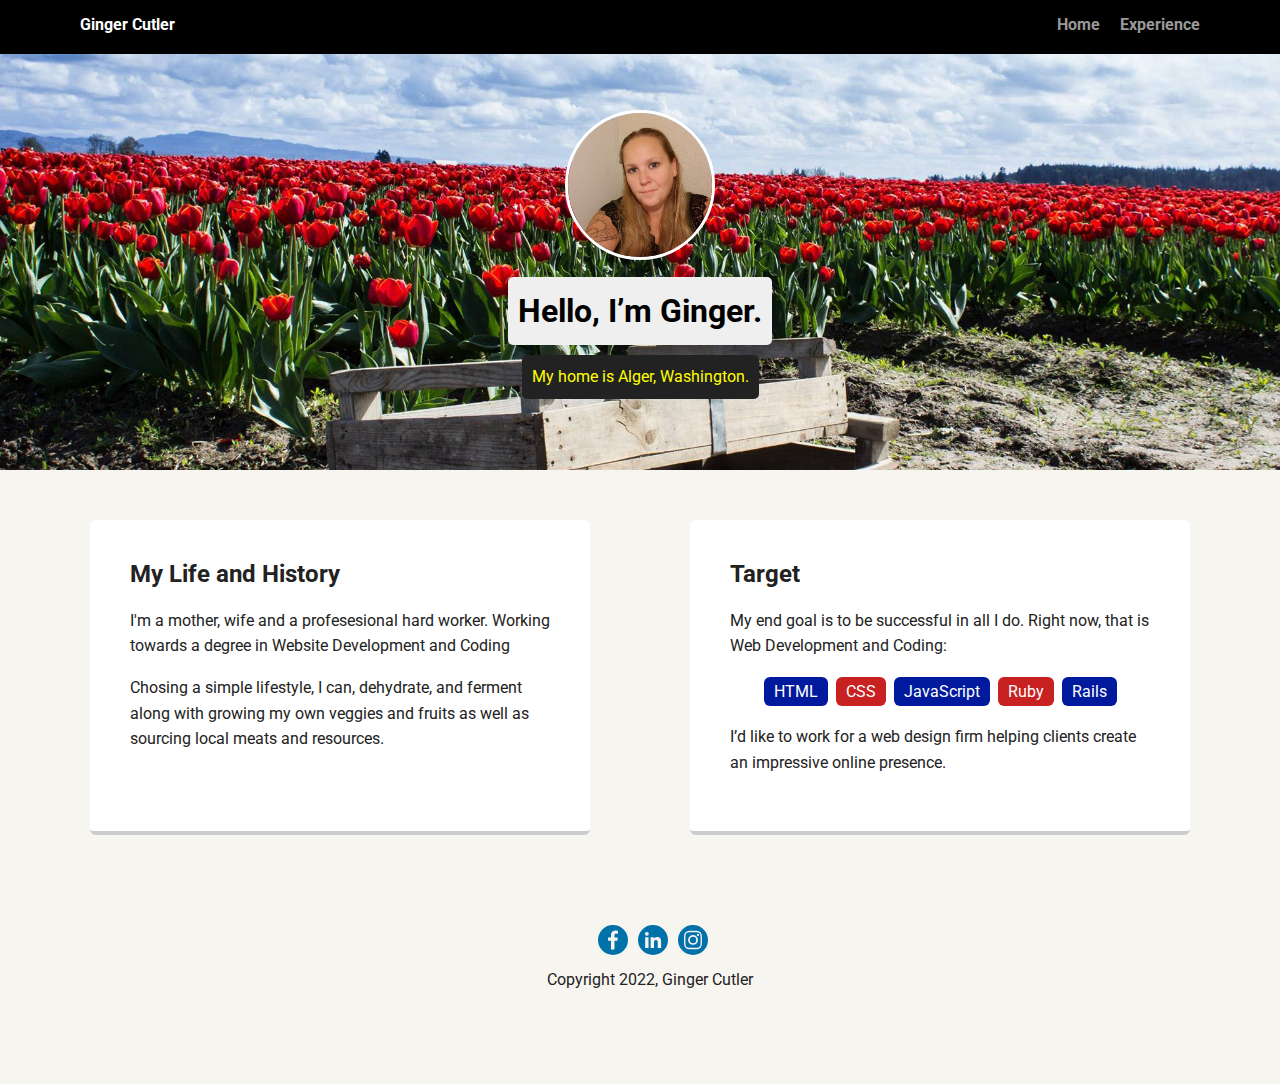
<file: profile_page_v1/index.html>
<!doctype html>
<html lang="en">
<head>
  <meta charset="utf-8">
  <title>Ginger Cutler's Profile</title>
  <meta name="viewport" content="width=device-width, initial-scale=1.0">
  <link rel="stylesheet" href="styles.css">
  <link href="https://fonts.googleapis.com/css?family=Muli%7CRoboto:400,300,500,700,900" rel="stylesheet"></head>
  <body>

    <div class="main-nav">
        <ul class="nav">
          <li class="name">Ginger Cutler</li>
          <li><a href="index.html">Home</a></li>
          <li><a href="#experience">Experience</a></li>
        </ul>
    </div>

    <header>
      <img src="images/Ginger-profile.jpg" alt="Profile Photo of Ginger Cutler" class="profile-image">
      <h1 class="tag name">Hello, I’m Ginger.</h1>
      <p class="tag location">My home is Alger, Washington.</p>
    </header>

    <main class="flex">
      <div class="card">
        <h2 id="experience">My Life and History</h2>
        <p>I'm a mother, wife and a profesesional hard worker.  Working towards a degree in Website Development and Coding</p>
        <p>Chosing a simple lifestyle, I can, dehydrate, and ferment along with growing my own veggies and fruits as well as sourcing local meats and resources.</p>
      </div> 

      <div class="card">
        <h2>Target</h2>
        <p>My end goal is to be successful in all I do. Right now, that is Web Development and Coding:</p>
        <ul class="skills">
          <li>HTML</li>
          <li>CSS</li>
          <li>JavaScript</li>
          <li>Ruby</li>
          <li>Rails</li>
        </ul>
        <p>I’d like to work for a web design firm helping clients create an impressive online presence.</p>
      </div> 

    </main>
    <footer>
      <ul>
        <li><a href="https://www.facebook.com/ginger.cutlercampbell/" class="social facebook">Facebook</a></li>
        <li><a href="https://www.linkedin.com/in/just-one-click-photography-design/" class="social linkedin">LinkedIn</a></li>
        <li><a href="https://www.instagram.com/ginger.cutlercampbell/" class="social instagram">Instagram</a></li>
      </ul>
      <p class="copyright">Copyright 2022, Ginger Cutler</p>
    </footer>
  </body>
  </html>
</file>
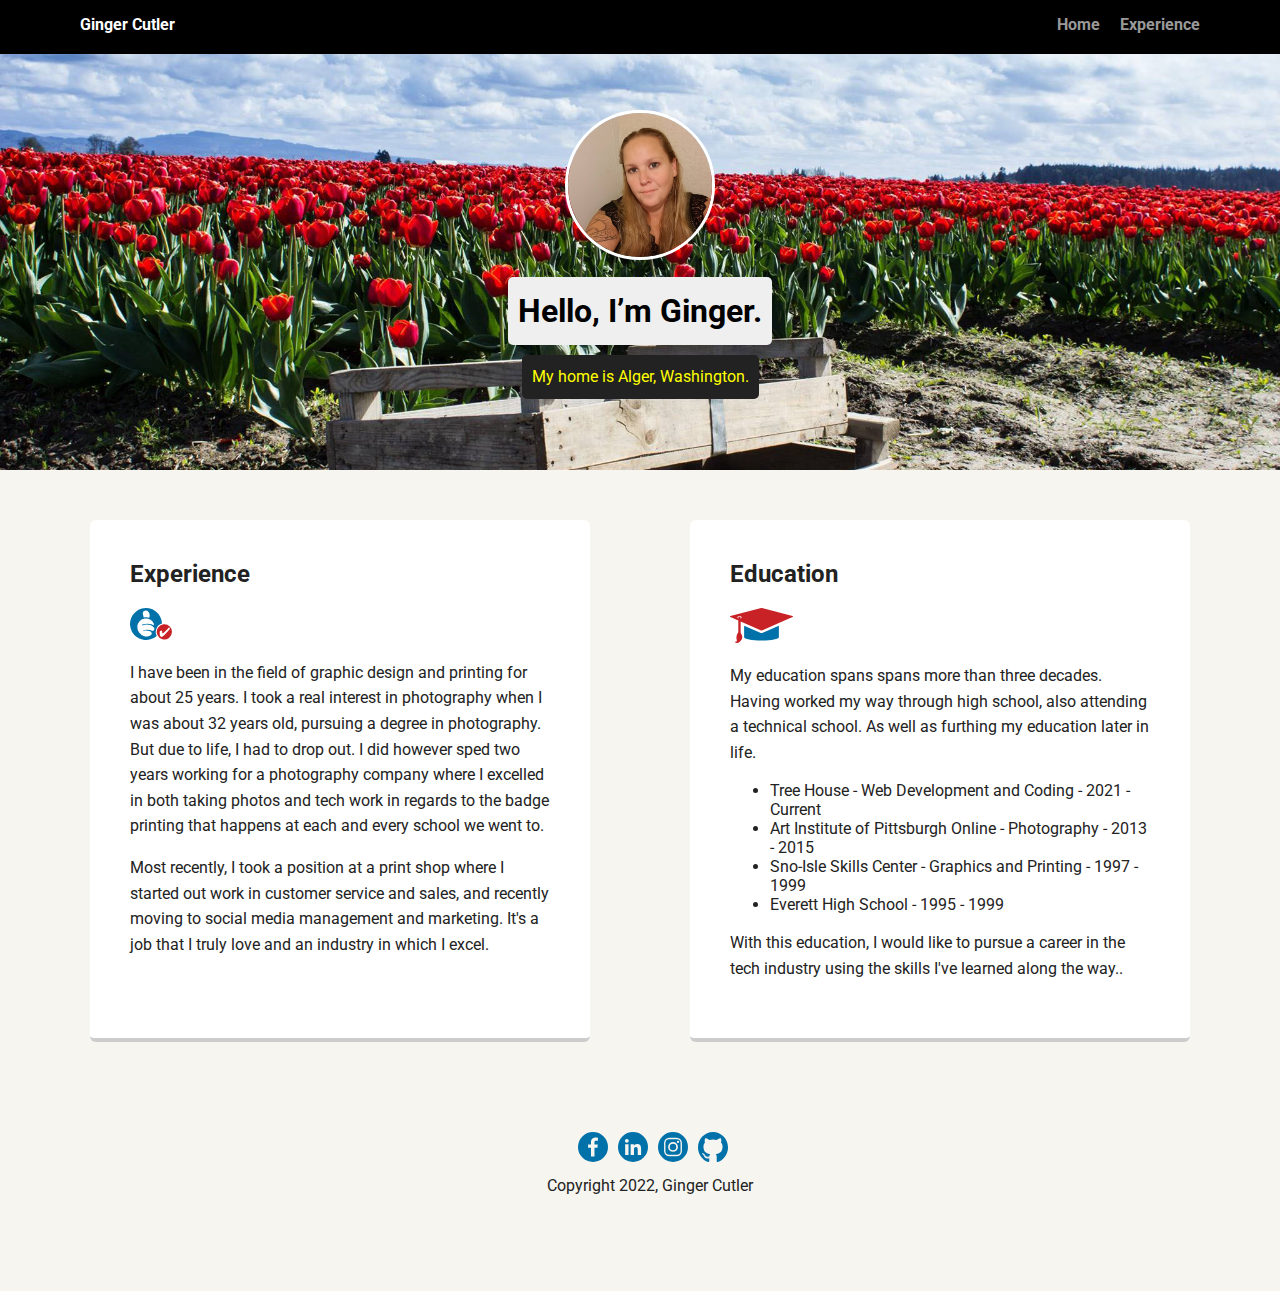
<file: profile_page_v1/experience.html>
<!doctype html>
<html lang="en">
<head>
  <meta charset="utf-8">
  <title>Ginger Cutler's Profile</title>
  <meta name="viewport" content="width=device-width, initial-scale=1.0">
  <link rel="stylesheet" href="styles.css">
  <link href="https://fonts.googleapis.com/css?family=Muli%7CRoboto:400,300,500,700,900" rel="stylesheet"></head>
  <body>

    <div class="main-nav">
        <ul class="nav">
          <li class="name">Ginger Cutler</li>
          <li><a href="index.html">Home</a></li>
          <li><a href="/experience.html">Experience</a></li>
        </ul>
    </div>

    <header>
      <img src="images/Ginger-profile.jpg" alt="Profile Photo of Ginger Cutler" class="profile-image">
      <h1 class="tag name">Hello, I’m Ginger.</h1>
      <p class="tag location">My home is Alger, Washington.</p>
    </header>

    <main class="flex">
      <div class="card">
        <h2 id="experience"></h2>
        <h2>Experience</h2>
<img src="images/experience.svg" alt="Experience Icon" class="experience-image"
		  width="10%">
        <p>I have been in the field of graphic design and printing for about 25 years.  I took a real interest in photography when I was about 32 years old, pursuing a degree in photography.  But due to life, I had to drop out.  I did however sped two years working for a photography company where I excelled in both taking photos and tech work in regards to the badge printing that happens at each and every school we went to.</p>
		<p> Most recently, I took a position at a print shop where I started out work in customer service and sales, and recently moving to social media management and marketing.  It's a job that I truly love and an industry in which I excel.</p>
      </div> 

      <div class="card">
        <h2>Education</h2>
		  <img src="images/grad-cap.svg" alt="Experience Icon" class="experience-image"
		  width="15%">
<p>My education spans spans more than three decades.  Having worked my way through high school, also attending a technical school. As well as furthing my education later in life.</p>
        <ul>
			<li> Tree House - Web Development and Coding - 2021 - Current</li>
			<li> Art Institute of Pittsburgh Online - Photography - 2013 - 2015</li>
			<li> Sno-Isle Skills Center - Graphics and Printing - 1997 - 1999</li>
		  <li> Everett High School - 1995 - 1999</li>
        </ul>
        <p>With this education, I would like to pursue a career in the tech industry using the skills I've learned along the way..</p>
      </div> 

    </main>
    <footer>
      <ul>
        <li><a href="https://www.facebook.com/ginger.cutlercampbell/" class="social facebook">Facebook</a></li>
        <li><a href="https://www.linkedin.com/in/just-one-click-photography-design/" class="social linkedin">LinkedIn</a></li>
        <li><a href="https://www.instagram.com/ginger.cutlercampbell/" class="social instagram">Instagram</a></li>
		<li><a href="https://github.com/gingercutler81/" target="_blank" class="social github">Github</a></li>
      </ul>
      <p class="copyright">Copyright 2022, Ginger Cutler</p>
    </footer>
  </body>
  </html>
</file>
<file: profile_page_v1/styles.css>
/* Global Layout Set-up */
*{ 
  box-sizing: border-box;
}
body {
  margin: 0;
  padding: 0;
  text-align: center;
  font-family: 'Roboto', sans-serif;
  color: #222;
  background: #f7f5f0;
}
/* Link Styles */
a {
  text-decoration: none;
  color: #999;
}
a:hover {
  color: #6633ff;
}

/* Section Styles */
.main-nav {
  width: 100%;
  background: black;
  min-height: 30px;
  padding: 10px;
  position: fixed;
  text-align: center;
}
.nav {
  display: flex;
  justify-content: space-around;
  font-weight: 700;
  list-style-type: none;
  margin: 0 auto;
  padding: 0;
}
.nav .name {
    display: block;
    margin-right: auto;
    color: white;
}
.nav li {
  padding: 5px 10px 10px 10px;
}
.nav a {
  transition: all .5s;
}
.nav a:hover {
  color: white
}
header {
  text-align: center;
  background: url('images/background.jpg') no-repeat top center ;
  background-size: cover;
  overflow: hidden;
  padding-top: 60px;
}
header {
  line-height: 1.5;
}
header .profile-image {
  margin-top: 50px;
  width: 150px;
  height: 150px;
  border-radius: 50%;
  border: 3px solid white;
  transition: all .5s;
}
header .profile-image:hover {
  transform: scale(1.2) rotate(5deg);
}
.tag {
  background-color: #efefef;
  color: black;
  padding: 10px;
  border-radius: 5px;
  display: table;
  margin: 10px auto;
} 
.location {
  background-color: #222;
  color: yellow;
}
.card {
  margin: 30px;
  padding: 20px 40px 40px;
  max-width: 500px;
  text-align: left;
  background: #fff;
  border-bottom: 4px solid #ccc;
  border-radius: 6px;
  transition: all .5s;
}
.card:hover {
  border-color: #ff99ff;
}
ul.skills {
  padding: 0;
  text-align: center;
}
.skills li {
  border-radius: 6px;
  display: inline-block;
  background: #C82121;
  color: white;
  padding: 5px 10px;
  margin: 2px;
}
.skills li:nth-child(odd) {
  background: #011A9D;
}
footer {
  width: 100%;
  min-height: 30px;
  padding: 20px 0 40px 20px;
}
footer .copyright {
  top: -8px;
  font-size: .75em;
}
footer ul {
  list-style-type: none;
  margin: 0;
  padding: 0;
}
footer ul li {
  display: inline-block;
}
a.social {
  display: inline-block;
  text-indent: -9999px;
  margin-left: 5px;
  width: 30px;
  height: 30px;
  background-size: 30px 30px;
  opacity: 100%;
  transition: all .5s;
}
a.instagram {
  background-image: url("images/instagram.svg");
}
a.linkedin {
  background-image: url(images/linkedin2.svg);
}
a.facebook {
  background-image: url("images/faceboook.svg");
}
a.github {
  background-image: url("images/github-04.svg");
}
a.social:hover {
  opacity: 1;
}
.clearfix {
  clear: both;
}

/* Styles for larger screens */
@media screen and (min-width: 720px) { 
  .flex {
      display: -ms-flexbox;      /* TWEENER - IE 10 */
      display: flex; 
      max-width: 1200px;
      -ms-flex-pack: distribute;
      justify-content: space-around;
      margin: 0 auto;
  }
  header {
    min-height: 470px;
  }
  .nav {
    max-width: 1200px;
    padding: 0 30px;
  }
  main {
    padding-top: 20px;
  }
  main p {
    line-height: 1.6em;
  }
  footer {
    font-size: 1.3em;
    max-width: 1200px;
    margin: 40px auto;
  }
  }
</file>
